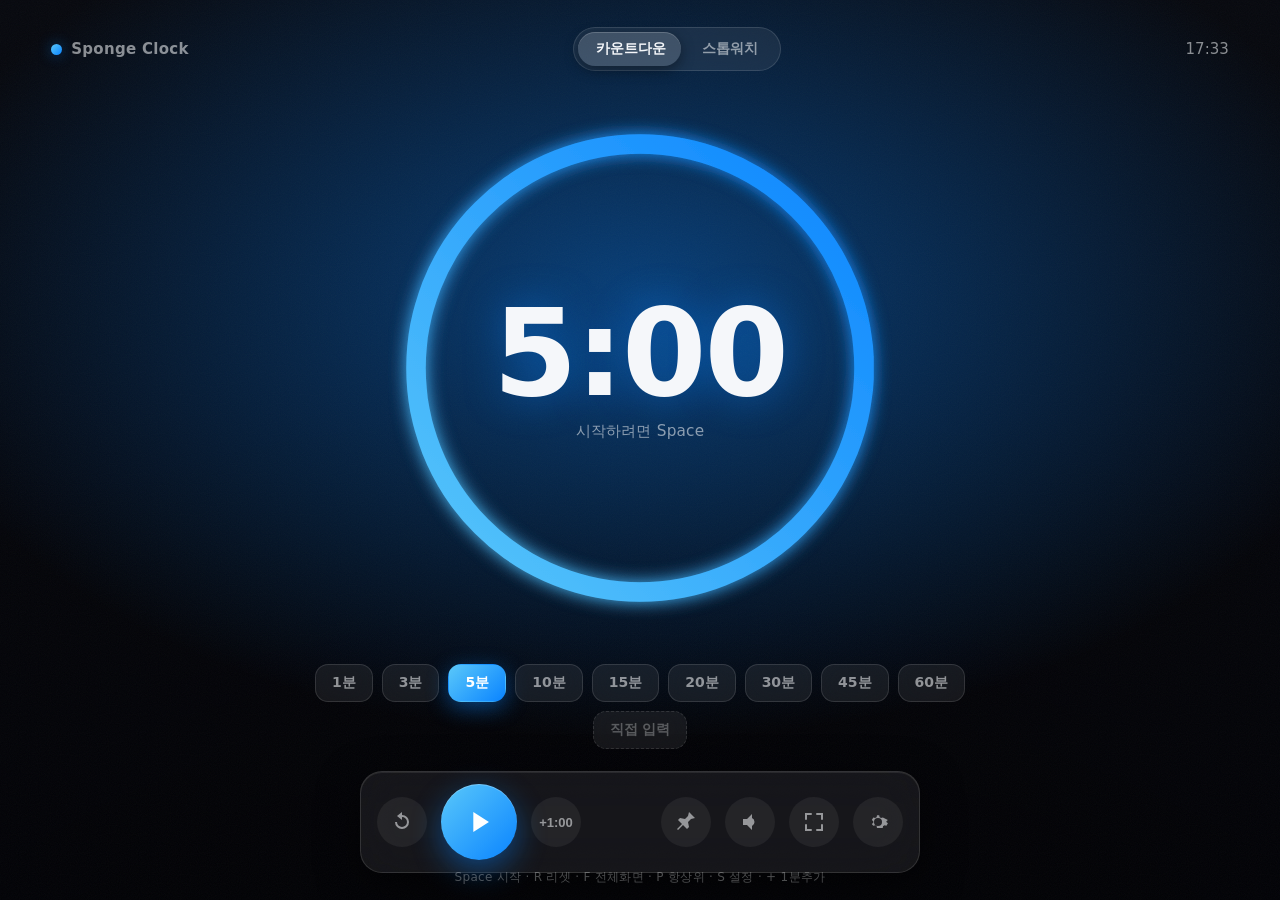
<file: index.html>
<!DOCTYPE html>
<html lang="ko">
<head>
  <meta charset="UTF-8" />
  <meta name="viewport" content="width=device-width, initial-scale=1.0" />
  <title>Sponge Clock</title>
  <meta name="theme-color" content="#06070d" />
  <link rel="manifest" href="manifest.webmanifest" />
  <meta http-equiv="refresh" content="0; url=timer.html" />
  <style>html,body{height:100%;margin:0;background:#06070d;color:#8a8f99;
    font:14px -apple-system,system-ui,sans-serif;display:grid;place-content:center}</style>
</head>
<body>
  <p>Sponge Clock 여는 중… <a href="timer.html" style="color:#5ac8fa">바로가기</a></p>
  <script>location.replace("timer.html");</script>
</body>
</html>
</file>
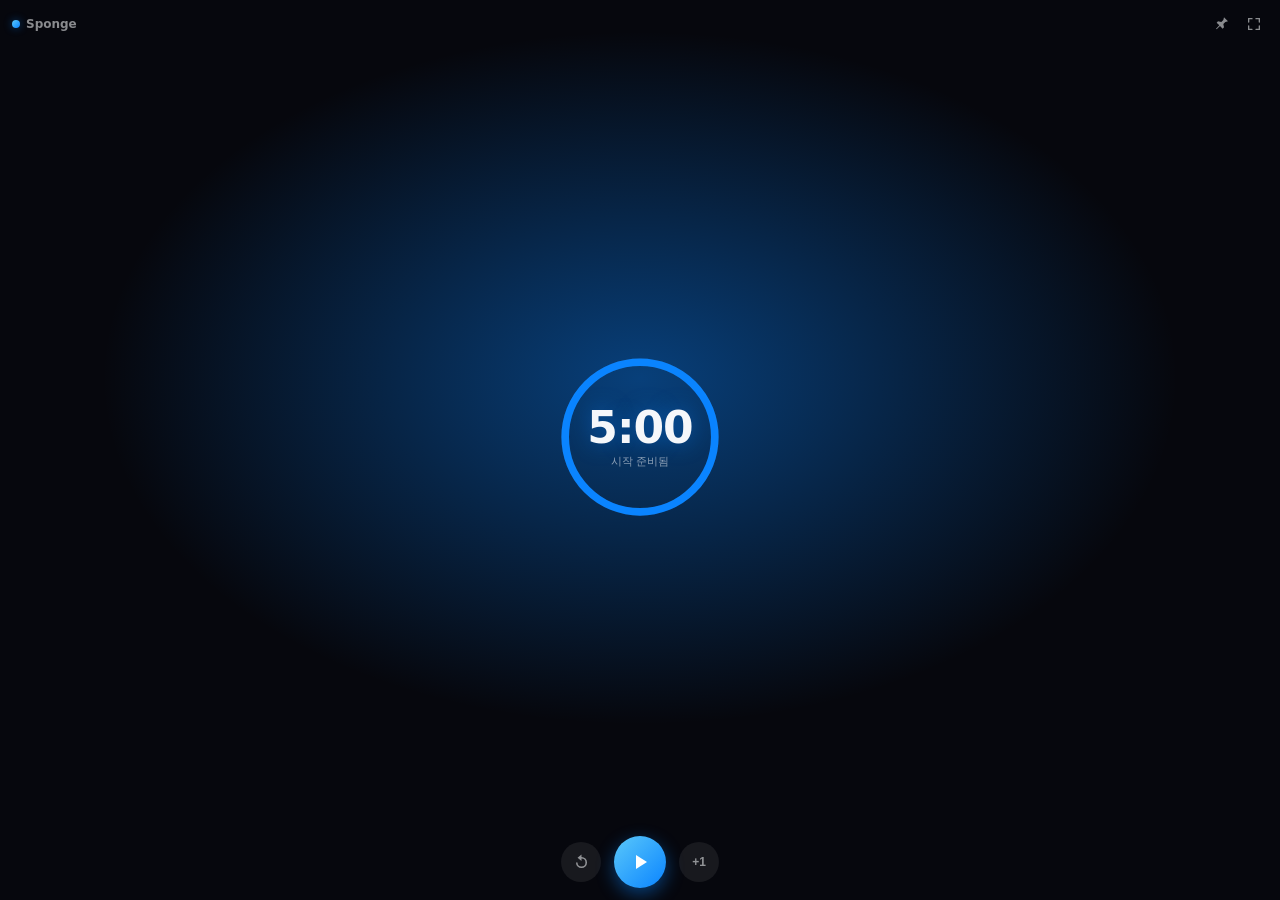
<file: mini.html>
<!DOCTYPE html>
<html lang="ko">
<head>
  <meta charset="UTF-8" />
  <title>Sponge Clock Mini</title>
  <link rel="stylesheet" href="mini.css" />
</head>
<body data-mode="countdown" data-running="0">
  <div id="mini-root">
    <div class="glow" id="glow" aria-hidden="true"></div>

    <div class="bar">
      <span class="brand"><span class="dot" id="dot"></span>Sponge</span>
      <div class="bar-actions">
        <button class="mini-ico" id="pinBtn" title="항상 위로 (다른 창 위에 고정)" aria-label="항상 위로">
          <svg viewBox="0 0 24 24"><path d="M16 3l5 5-4 1-3 3 1 5-2 2-4-4-5 5-1-1 5-5-4-4 2-2 5 1 3-3 1-4z"/></svg>
        </button>
        <button class="mini-ico" id="expandBtn" title="전체화면 발표" aria-label="전체화면">
          <svg viewBox="0 0 24 24"><path d="M4 9V4h5M20 9V4h-5M4 15v5h5M20 15v5h-5" fill="none" stroke="currentColor" stroke-width="2" stroke-linecap="round"/></svg>
        </button>
      </div>
    </div>

    <div class="dial">
      <svg class="ring" viewBox="0 0 200 200" aria-hidden="true">
        <circle class="track" cx="100" cy="100" r="88" />
        <circle class="prog" id="prog" cx="100" cy="100" r="88" />
      </svg>
      <div class="readout">
        <div class="time" id="time">05:00</div>
        <div class="sub" id="sub">시작 준비됨</div>
      </div>
    </div>

    <div class="controls">
      <button class="ctrl ghost" id="resetBtn" aria-label="리셋" title="리셋">
        <svg viewBox="0 0 24 24"><path d="M12 5V2L7 6l5 4V7a5 5 0 1 1-5 5H5a7 7 0 1 0 7-7z"/></svg>
      </button>
      <button class="ctrl primary" id="playBtn" aria-label="시작">
        <svg viewBox="0 0 24 24" class="i-play"><path d="M8 5v14l11-7z"/></svg>
        <svg viewBox="0 0 24 24" class="i-pause"><path d="M7 5h4v14H7zm6 0h4v14h-4z"/></svg>
      </button>
      <button class="ctrl ghost" id="addBtn" aria-label="1분 추가" title="1분 추가"><span>+1</span></button>
    </div>
  </div>

  <div id="pip-note" hidden>
    <svg viewBox="0 0 24 24" class="note-ico"><path d="M16 3l5 5-4 1-3 3 1 5-2 2-4-4-5 5-1-1 5-5-4-4 2-2 5 1 3-3 1-4z"/></svg>
    <p>미니 타이머가 <b>모든 창 위</b>에 떠 있습니다.</p>
    <button id="unpinBtn">항상 위 해제</button>
    <small>이 창을 닫으면 미니 타이머도 종료됩니다.</small>
  </div>

  <script src="engine.js"></script>
  <script src="sound.js"></script>
  <script src="voice.js"></script>
  <script src="cues.js"></script>
  <script src="mini.js"></script>
</body>
</html>
</file>
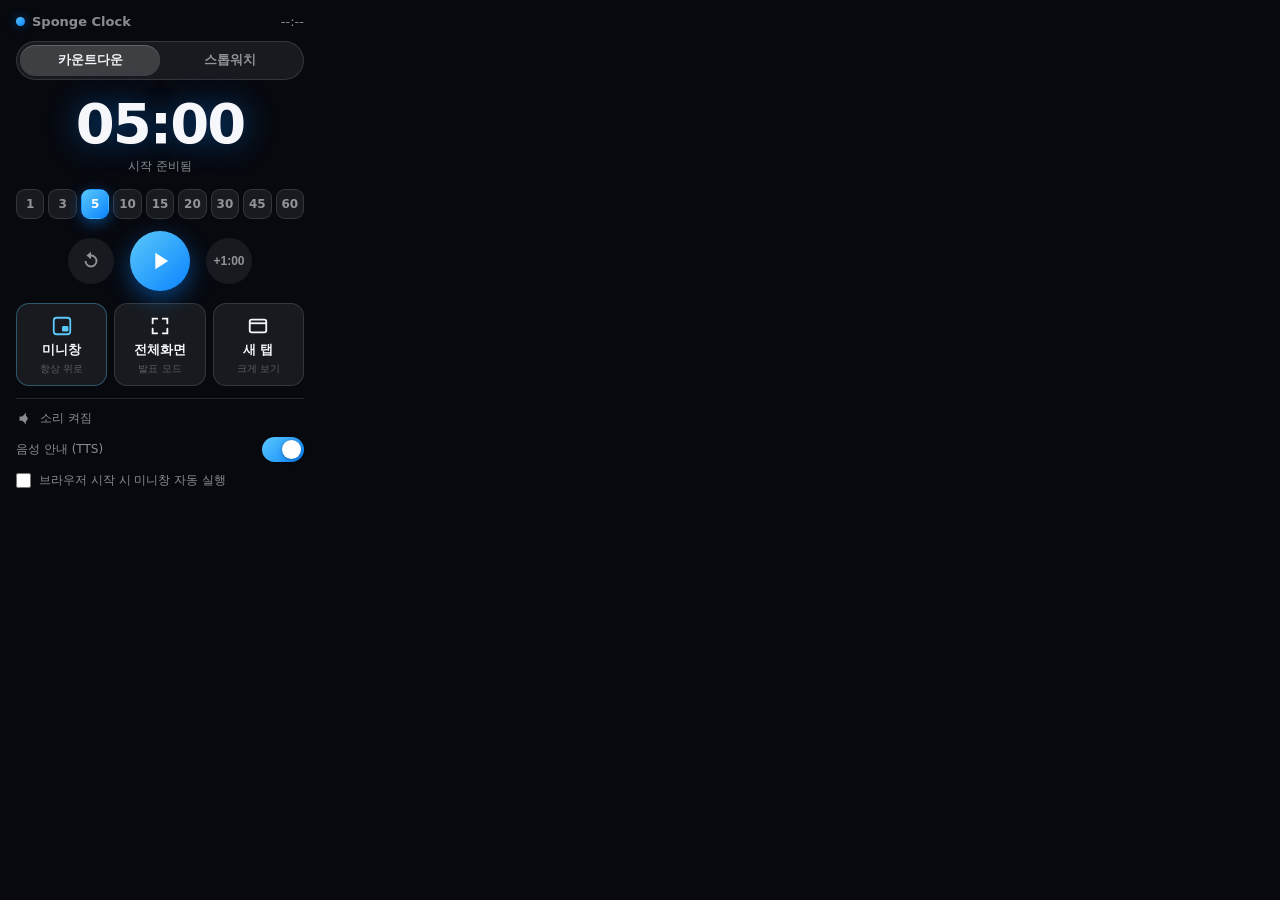
<file: popup.html>
<!DOCTYPE html>
<html lang="ko">
<head>
  <meta charset="UTF-8" />
  <title>Sponge Clock</title>
  <link rel="stylesheet" href="popup.css" />
</head>
<body data-mode="countdown" data-sound="on">
  <div class="glow" id="glow" aria-hidden="true"></div>

  <header class="pop-top">
    <div class="brand"><span class="dot" id="dot"></span><span>Sponge Clock</span></div>
    <span class="wall" id="wall">--:--</span>
  </header>

  <div class="mode-switch" role="tablist">
    <button class="mode-btn is-active" data-mode="countdown">카운트다운</button>
    <button class="mode-btn" data-mode="stopwatch">스톱워치</button>
    <span class="mode-thumb"></span>
  </div>

  <div class="readout">
    <div class="time" id="time">05:00</div>
    <div class="sub" id="sub">시작 준비됨</div>
  </div>

  <section class="presets" id="presets">
    <button class="chip" data-min="1">1</button>
    <button class="chip" data-min="3">3</button>
    <button class="chip is-active" data-min="5">5</button>
    <button class="chip" data-min="10">10</button>
    <button class="chip" data-min="15">15</button>
    <button class="chip" data-min="20">20</button>
    <button class="chip" data-min="30">30</button>
    <button class="chip" data-min="45">45</button>
    <button class="chip" data-min="60">60</button>
  </section>

  <div class="controls">
    <button class="ctrl ghost" id="resetBtn" aria-label="리셋" title="리셋">
      <svg viewBox="0 0 24 24"><path d="M12 5V2L7 6l5 4V7a5 5 0 1 1-5 5H5a7 7 0 1 0 7-7z"/></svg>
    </button>
    <button class="ctrl primary" id="playBtn" aria-label="시작">
      <svg viewBox="0 0 24 24" class="i-play"><path d="M8 5v14l11-7z"/></svg>
      <svg viewBox="0 0 24 24" class="i-pause"><path d="M7 5h4v14H7zm6 0h4v14h-4z"/></svg>
    </button>
    <button class="ctrl ghost" id="addBtn" aria-label="1분 추가" title="1분 추가"><span>+1:00</span></button>
  </div>

  <section class="launch">
    <button class="launch-btn" data-open="mini">
      <svg viewBox="0 0 24 24"><rect x="3" y="3" width="18" height="18" rx="3" fill="none" stroke="currentColor" stroke-width="2"/><rect x="12" y="12" width="7" height="6" rx="1.5"/></svg>
      <span>미니창</span><em>항상 위로</em>
    </button>
    <button class="launch-btn" data-open="full">
      <svg viewBox="0 0 24 24"><path d="M4 9V4h5M20 9V4h-5M4 15v5h5M20 15v5h-5" fill="none" stroke="currentColor" stroke-width="2" stroke-linecap="round"/></svg>
      <span>전체화면</span><em>발표 모드</em>
    </button>
    <button class="launch-btn" data-open="tab">
      <svg viewBox="0 0 24 24"><rect x="3" y="5" width="18" height="14" rx="2" fill="none" stroke="currentColor" stroke-width="2"/><path d="M3 9h18" stroke="currentColor" stroke-width="2"/></svg>
      <span>새 탭</span><em>크게 보기</em>
    </button>
  </section>

  <footer class="pop-foot">
    <div class="foot-row">
      <button class="foot-btn" id="soundBtn" aria-label="소리">
        <svg viewBox="0 0 24 24" class="i-on"><path d="M5 9v6h4l5 5V4L9 9H5zm11.5 3a4.5 4.5 0 0 0-2.5-4v8a4.5 4.5 0 0 0 2.5-4z"/></svg>
        <svg viewBox="0 0 24 24" class="i-off"><path d="M5 9v6h4l5 5V4L9 9H5z"/><path d="M19 5L5 19" stroke="currentColor" stroke-width="2"/></svg>
        <span id="soundLabel">소리 켜짐</span>
      </button>
    </div>
    <div class="foot-row">
      <span class="foot-text">음성 안내 (TTS)</span>
      <button class="toggle" id="voiceToggle" role="switch" aria-checked="true"><span></span></button>
    </div>
    <label class="auto">
      <input type="checkbox" id="autoMini" />
      <span>브라우저 시작 시 미니창 자동 실행</span>
    </label>
  </footer>

  <script src="engine.js"></script>
  <script src="sound.js"></script>
  <script src="voice.js"></script>
  <script src="popup.js"></script>
</body>
</html>
</file>
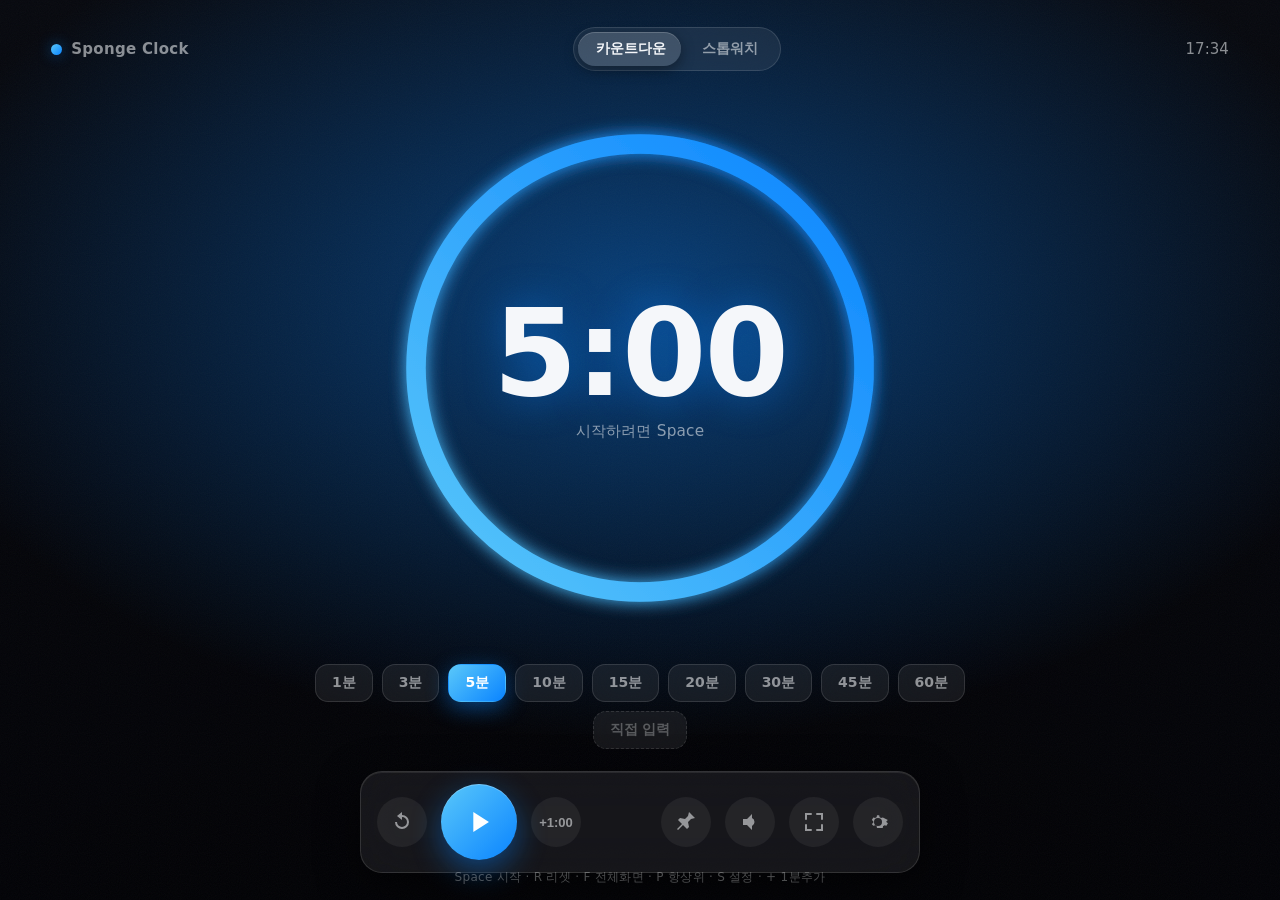
<file: timer.html>
<!DOCTYPE html>
<html lang="ko">
<head>
  <meta charset="UTF-8" />
  <meta name="viewport" content="width=device-width, initial-scale=1.0" />
  <title>Sponge Clock</title>
  <meta name="theme-color" content="#06070d" />
  <link rel="manifest" href="manifest.webmanifest" />
  <link rel="apple-touch-icon" href="icons/icon192.png" />
  <link rel="stylesheet" href="timer.css" />
</head>
<body data-state="idle" data-mode="countdown">
  <!-- Ambient color glow that shifts with the active time zone -->
  <div class="ambient" aria-hidden="true"></div>

  <main class="stage">
    <!-- ===== Top bar: mode switch + clock ===== -->
    <header class="topbar">
      <div class="brand">
        <span class="brand-dot"></span>
        <span class="brand-name">Sponge&nbsp;Clock</span>
      </div>

      <div class="mode-switch" role="tablist" aria-label="모드 선택">
        <button class="mode-btn is-active" data-mode="countdown" role="tab">카운트다운</button>
        <button class="mode-btn" data-mode="stopwatch" role="tab">스톱워치</button>
        <span class="mode-thumb" aria-hidden="true"></span>
      </div>

      <div class="wallclock" id="wallclock" aria-label="현재 시각">--:--</div>
    </header>

    <!-- ===== The ring + giant time ===== -->
    <section class="dial">
      <svg class="ring" viewBox="0 0 360 360" aria-hidden="true">
        <defs>
          <linearGradient id="ringGrad" x1="0%" y1="0%" x2="100%" y2="100%">
            <stop offset="0%"  stop-color="var(--ring-a)" />
            <stop offset="100%" stop-color="var(--ring-b)" />
          </linearGradient>
          <filter id="ringGlow" x="-50%" y="-50%" width="200%" height="200%">
            <feGaussianBlur stdDeviation="6" result="b" />
            <feMerge>
              <feMergeNode in="b" />
              <feMergeNode in="SourceGraphic" />
            </feMerge>
          </filter>
        </defs>
        <circle class="ring-track" cx="180" cy="180" r="160" />
        <circle class="ring-progress" cx="180" cy="180" r="160"
                stroke="url(#ringGrad)" filter="url(#ringGlow)" />
      </svg>

      <div class="readout">
        <div class="seg-banner" id="segBanner" hidden></div>
        <div class="time" id="time" role="timer" aria-live="off">05:00</div>
        <div class="sublabel" id="sublabel">시작하려면 Space</div>
      </div>
    </section>

    <!-- ===== Preset chips ===== -->
    <section class="presets" id="presets" aria-label="빠른 시간 설정">
      <button class="chip" data-min="1">1분</button>
      <button class="chip" data-min="3">3분</button>
      <button class="chip is-active" data-min="5">5분</button>
      <button class="chip" data-min="10">10분</button>
      <button class="chip" data-min="15">15분</button>
      <button class="chip" data-min="20">20분</button>
      <button class="chip" data-min="30">30분</button>
      <button class="chip" data-min="45">45분</button>
      <button class="chip" data-min="60">60분</button>
      <button class="chip chip-custom" id="customChip">직접 입력</button>
    </section>

    <!-- ===== Control bar ===== -->
    <footer class="controls">
      <button class="ctrl ctrl-ghost" id="resetBtn" title="리셋 (R)" aria-label="리셋">
        <svg viewBox="0 0 24 24" class="ico"><path d="M12 5V2L7 6l5 4V7a5 5 0 1 1-5 5H5a7 7 0 1 0 7-7z"/></svg>
      </button>

      <button class="ctrl ctrl-primary" id="playBtn" title="시작 / 정지 (Space)" aria-label="시작">
        <svg viewBox="0 0 24 24" class="ico ico-play"><path d="M8 5v14l11-7z"/></svg>
        <svg viewBox="0 0 24 24" class="ico ico-pause"><path d="M7 5h4v14H7zm6 0h4v14h-4z"/></svg>
      </button>

      <button class="ctrl ctrl-ghost" id="addBtn" title="1분 추가 (+)" aria-label="1분 추가">
        <span class="add-text">+1:00</span>
      </button>

      <button class="ctrl ctrl-ghost" id="skipBtn" title="다음 구간 (N)" aria-label="다음 구간" hidden>
        <svg viewBox="0 0 24 24" class="ico"><path d="M6 5l9 7-9 7V5zm10 0h2v14h-2z"/></svg>
      </button>

      <div class="ctrl-spacer"></div>

      <button class="ctrl ctrl-ghost" id="pinBtn" title="항상 위로 미니 (P)" aria-label="항상 위로">
        <svg viewBox="0 0 24 24" class="ico"><path d="M16 3l5 5-4 1-3 3 1 5-2 2-4-4-5 5-1-1 5-5-4-4 2-2 5 1 3-3 1-4z"/></svg>
      </button>

      <button class="ctrl ctrl-ghost" id="soundBtn" title="소리 켜기/끄기 (M)" aria-label="소리">
        <svg viewBox="0 0 24 24" class="ico ico-sound-on"><path d="M5 9v6h4l5 5V4L9 9H5zm11.5 3a4.5 4.5 0 0 0-2.5-4v8a4.5 4.5 0 0 0 2.5-4z"/></svg>
        <svg viewBox="0 0 24 24" class="ico ico-sound-off"><path d="M5 9v6h4l5 5V4L9 9H5z"/><path d="M19 5L5 19" stroke-width="2" stroke="currentColor" fill="none"/></svg>
      </button>

      <button class="ctrl ctrl-ghost" id="fsBtn" title="전체화면 (F)" aria-label="전체화면">
        <svg viewBox="0 0 24 24" class="ico"><path d="M4 9V4h5M20 9V4h-5M4 15v5h5M20 15v5h-5" fill="none" stroke="currentColor" stroke-width="2" stroke-linecap="round"/></svg>
      </button>

      <button class="ctrl ctrl-ghost" id="settingsBtn" title="설정 (S)" aria-label="설정">
        <svg viewBox="0 0 24 24" class="ico"><path d="M12 8a4 4 0 1 0 0 8 4 4 0 0 0 0-8zm8.4 4l1.5 1.2-1.5 2.6-1.9-.6a6.9 6.9 0 0 1-1.4.8l-.4 2H11l-.4-2a6.9 6.9 0 0 1-1.4-.8l-1.9.6L5.8 14l1.5-1.2a6.6 6.6 0 0 1 0-1.6L5.8 10l1.5-2.6 1.9.6c.4-.3.9-.6 1.4-.8l.4-2h2.2l.4 2c.5.2 1 .5 1.4.8l1.9-.6L21.9 10l-1.5 1.2a6.6 6.6 0 0 1 0 1.6z"/></svg>
      </button>
    </footer>
  </main>

  <!-- Overrun flash overlay -->
  <div class="overrun" id="overrun" aria-hidden="true"></div>

  <!-- Present-mode overlay (one click → fullscreen, satisfies the gesture requirement) -->
  <div class="present-overlay" id="presentOverlay" hidden>
    <button class="present-go" id="presentGo">
      <svg viewBox="0 0 24 24"><path d="M8 5v14l11-7z"/></svg>
      전체화면 발표 시작
    </button>
    <p>또는 아무 곳이나 클릭 · 단축키 F</p>
  </div>

  <!-- ===== Custom time / target / agenda dialog ===== -->
  <div class="modal" id="customModal" aria-hidden="true">
    <div class="modal-card wide" role="dialog" aria-label="시간 설정">
      <div class="tabs" id="customTabs">
        <button class="tab is-active" data-tab="time">시간</button>
        <button class="tab" data-tab="target">종료 시각</button>
        <button class="tab" data-tab="agenda">어젠다</button>
      </div>

      <!-- 시간 직접 입력 -->
      <div class="tabpane" data-pane="time">
        <div class="time-input">
          <input id="inMin" type="number" min="0" max="999" inputmode="numeric" value="5" />
          <span class="colon">:</span>
          <input id="inSec" type="number" min="0" max="59" inputmode="numeric" value="00" />
        </div>
        <div class="time-input-labels"><span>분</span><span>초</span></div>
      </div>

      <!-- 종료 시각 -->
      <div class="tabpane" data-pane="target" hidden>
        <p class="pane-hint">이 시각이 되면 0이 됩니다. (지났으면 내일 기준)</p>
        <div class="time-input">
          <input id="tgtH" type="number" min="0" max="23" inputmode="numeric" value="15" />
          <span class="colon">:</span>
          <input id="tgtM" type="number" min="0" max="59" inputmode="numeric" value="00" />
        </div>
        <div class="time-input-labels"><span>시</span><span>분</span></div>
      </div>

      <!-- 어젠다 (다구간) -->
      <div class="tabpane" data-pane="agenda" hidden>
        <p class="pane-hint">구간을 이어 실행하고 사이마다 자동 전환·알림합니다.</p>
        <div class="agenda-list" id="agendaList"></div>
        <button class="agenda-add" id="agendaAdd">＋ 구간 추가</button>
        <div class="agenda-presets">
          <button data-preset="talk">발표 20 + Q&amp;A 5</button>
          <button data-preset="lightning">라이트닝 5×3</button>
          <button data-preset="workshop">워크숍 10·25·10</button>
        </div>
      </div>

      <div class="modal-actions">
        <button class="m-btn m-ghost" id="customCancel">취소</button>
        <button class="m-btn m-primary" id="customApply">설정</button>
      </div>
    </div>
  </div>

  <!-- ===== Settings dialog ===== -->
  <div class="modal" id="settingsModal" aria-hidden="true">
    <div class="modal-card settings-card" role="dialog" aria-label="설정">
      <h2 class="modal-title">설정</h2>

      <div class="set-row">
        <span class="set-label">테마</span>
        <div class="seg" id="themeSeg">
          <button class="seg-btn" data-theme="dark">다크</button>
          <button class="seg-btn" data-theme="light">라이트</button>
        </div>
      </div>

      <div class="set-row">
        <span class="set-label">강조색</span>
        <div class="swatches" id="swatches">
          <button class="swatch" data-accent="blue" style="--sw:#0a84ff" aria-label="블루"></button>
          <button class="swatch" data-accent="purple" style="--sw:#7d3cff" aria-label="퍼플"></button>
          <button class="swatch" data-accent="green" style="--sw:#30d158" aria-label="그린"></button>
          <button class="swatch" data-accent="pink" style="--sw:#ff2d78" aria-label="핑크"></button>
          <button class="swatch" data-accent="graphite" style="--sw:#8a93a3" aria-label="그래파이트"></button>
        </div>
      </div>

      <div class="set-row">
        <span class="set-label">음성 안내</span>
        <button class="toggle" id="voiceToggle" role="switch" aria-checked="true"><span></span></button>
      </div>

      <div class="set-row">
        <span class="set-label">초과 시 화면 점멸</span>
        <button class="toggle" id="overrunToggle" role="switch" aria-checked="true"><span></span></button>
      </div>

      <div class="modal-actions">
        <button class="m-btn m-primary" id="settingsClose">완료</button>
      </div>
    </div>
  </div>

  <!-- Keyboard hint that fades out -->
  <div class="hint" id="hint">Space 시작 · R 리셋 · F 전체화면 · P 항상위 · S 설정 · + 1분추가</div>

  <script src="engine.js"></script>
  <script src="sound.js"></script>
  <script src="voice.js"></script>
  <script src="cues.js"></script>
  <script src="timer.js"></script>
</body>
</html>
</file>
<file: mini.css>
:root {
  --ring-a: #5ac8fa;
  --ring-b: #0a84ff;
  --glow: rgba(10,132,255,0.45);
  --ink: #f5f7fa;
  --dim: rgba(245,247,250,0.55);
  --faint: rgba(245,247,250,0.30);
  --glass: rgba(255,255,255,0.07);
  --stroke: rgba(255,255,255,0.12);
  --hi: rgba(255,255,255,0.16);
  --ease: cubic-bezier(0.22,1,0.36,1);
  --spring: cubic-bezier(0.34,1.56,0.64,1);
  --font: -apple-system, BlinkMacSystemFont, "Segoe UI", "Pretendard",
          "Apple SD Gothic Neo", system-ui, sans-serif;
}
* { box-sizing: border-box; margin: 0; padding: 0; }
html, body { height: 100%; }
body {
  font-family: var(--font);
  color: var(--ink);
  background: #06070d;
  overflow: hidden;
  user-select: none;
  -webkit-font-smoothing: antialiased;
}
body[data-theme="light"] {
  --ink: #0a0d14;
  --dim: rgba(10,13,20,0.55);
  --faint: rgba(10,13,20,0.32);
  --glass: rgba(0,0,0,0.05);
  --stroke: rgba(0,0,0,0.10);
  --hi: rgba(0,0,0,0.07);
  background: #eef1f6;
}
body[data-theme="light"] .track { stroke: rgba(0,0,0,0.08); }
#mini-root {
  position: relative; height: 100%;
  display: grid; grid-template-rows: auto 1fr auto;
  padding: 10px 12px 12px;
}
.glow { position: absolute; inset: 0;
  background: radial-gradient(60% 55% at 50% 42%, var(--glow), transparent 70%);
  transition: background 1s var(--ease); z-index: 0; pointer-events: none; }
#mini-root > *:not(.glow) { position: relative; z-index: 1; }

.bar { display: flex; align-items: center; justify-content: space-between; }
.brand { display: flex; align-items: center; gap: 6px; font-size: 12px; font-weight: 600; color: var(--dim); }
.dot { width: 8px; height: 8px; border-radius: 50%;
  background: linear-gradient(135deg, var(--ring-a), var(--ring-b));
  box-shadow: 0 0 9px var(--glow); transition: background .8s var(--ease); }
.bar-actions { display: flex; gap: 4px; }
.mini-ico { width: 28px; height: 28px; display: grid; place-items: center; border: 0;
  background: transparent; color: var(--dim); border-radius: 8px; cursor: pointer; transition: all .2s; }
.mini-ico:hover { background: var(--glass); color: var(--ink); }
.mini-ico svg { width: 16px; height: 16px; fill: currentColor; }
body[data-pinned="1"] #pinBtn { color: var(--ring-a); background: rgba(90,200,250,.16); }

.dial { position: relative; display: grid; place-items: center; min-height: 0; }
.ring { width: min(170px, 46vh); height: min(170px, 46vh); transform: rotate(-90deg); }
.track { fill: none; stroke: rgba(255,255,255,.07); stroke-width: 9; }
.prog { fill: none; stroke: var(--ring-b); stroke-width: 9; stroke-linecap: round;
  stroke-dasharray: 552.92; stroke-dashoffset: 0; transition: stroke .8s var(--ease); }
.readout { position: absolute; text-align: center; }
.time { font-size: clamp(30px, 9vh, 44px); font-weight: 600; line-height: 1; letter-spacing: -1px;
  font-variant-numeric: tabular-nums; text-shadow: 0 0 22px var(--glow);
  transition: color .5s var(--ease); }
.time.sign { color: #ff453a; }
body[data-running="1"][data-over="1"] .time { animation: pulse 1.1s var(--ease) infinite; }
@keyframes pulse { 0%,100%{transform:scale(1);opacity:1;} 50%{transform:scale(1.04);opacity:.82;} }
.sub { font-size: 11px; color: var(--dim); margin-top: 4px; }

.controls { display: flex; align-items: center; justify-content: center; gap: 13px; }
.ctrl { display: grid; place-items: center; border: 0; cursor: pointer; color: var(--ink);
  border-radius: 50%; transition: transform .18s var(--spring), background .25s, filter .2s; }
.ctrl:active { transform: scale(.9); }
.ctrl svg { width: 19px; height: 19px; fill: currentColor; }
.ghost { width: 40px; height: 40px; background: rgba(255,255,255,.07); color: var(--dim); }
.ghost:hover { background: rgba(255,255,255,.13); color: var(--ink); }
.ghost span { font-size: 12px; font-weight: 700; }
.primary { width: 52px; height: 52px; color: #fff;
  background: linear-gradient(135deg, var(--ring-a), var(--ring-b)); box-shadow: 0 6px 18px var(--glow); }
.primary svg { width: 24px; height: 24px; }
.primary:hover { filter: brightness(1.08); }
.i-pause { display: none; }
body[data-running="1"] .i-play { display: none; }
body[data-running="1"] .i-pause { display: block; }

#pip-note { height: 100%; display: flex; flex-direction: column; align-items: center;
  justify-content: center; text-align: center; gap: 10px; padding: 20px; }
#pip-note[hidden] { display: none; }
.note-ico { width: 30px; height: 30px; fill: var(--ring-a); }
#pip-note p { font-size: 13px; color: var(--ink); line-height: 1.5; }
#pip-note b { color: var(--ring-a); }
#pip-note small { font-size: 11px; color: var(--faint); }
#unpinBtn { font-family: inherit; font-size: 12px; font-weight: 600; color: var(--ink);
  padding: 8px 16px; border-radius: 10px; border: 1px solid var(--stroke);
  background: var(--glass); cursor: pointer; }
#unpinBtn:hover { background: rgba(255,255,255,.13); }
</file>
<file: popup.css>
:root {
  --ring-a: #5ac8fa;
  --ring-b: #0a84ff;
  --glow: rgba(10,132,255,0.45);
  --ink: #f5f7fa;
  --dim: rgba(245,247,250,0.55);
  --faint: rgba(245,247,250,0.30);
  --glass: rgba(255,255,255,0.07);
  --stroke: rgba(255,255,255,0.12);
  --hi: rgba(255,255,255,0.16);
  --ease: cubic-bezier(0.22,1,0.36,1);
  --spring: cubic-bezier(0.34,1.56,0.64,1);
  --font: -apple-system, BlinkMacSystemFont, "Segoe UI", "Pretendard",
          "Apple SD Gothic Neo", system-ui, sans-serif;
}
* { box-sizing: border-box; margin: 0; padding: 0; }
body {
  width: 320px;
  font-family: var(--font);
  color: var(--ink);
  background: #07090f;
  position: relative;
  overflow: hidden;
  padding: 14px 16px 12px;
  user-select: none;
}
body[data-theme="light"] {
  --ink: #0a0d14;
  --dim: rgba(10,13,20,0.55);
  --faint: rgba(10,13,20,0.32);
  --glass: rgba(0,0,0,0.05);
  --stroke: rgba(0,0,0,0.10);
  --hi: rgba(0,0,0,0.07);
  background: #eef1f6;
}
.glow {
  position: absolute; inset: -40% -10% auto -10%; height: 280px;
  background: radial-gradient(60% 80% at 50% 0%, var(--glow), transparent 70%);
  transition: background 1s var(--ease); z-index: 0; pointer-events: none;
}
body > *:not(.glow) { position: relative; z-index: 1; }

.pop-top { display: flex; align-items: center; justify-content: space-between; }
.brand { display: flex; align-items: center; gap: 7px; font-size: 13px; font-weight: 600; color: var(--dim); }
.dot { width: 9px; height: 9px; border-radius: 50%;
  background: linear-gradient(135deg, var(--ring-a), var(--ring-b));
  box-shadow: 0 0 10px var(--glow); transition: background .8s var(--ease); }
.wall { font-size: 13px; color: var(--dim); font-variant-numeric: tabular-nums; }

.mode-switch { position: relative; display: flex; margin: 12px 0 6px;
  padding: 3px; background: var(--glass); border: 1px solid var(--stroke); border-radius: 999px; }
.mode-btn { flex: 1; position: relative; z-index: 1; border: 0; background: transparent;
  color: var(--dim); font-family: inherit; font-size: 12.5px; font-weight: 600;
  padding: 7px 0; border-radius: 999px; cursor: pointer; transition: color .35s var(--ease); }
.mode-btn.is-active { color: var(--ink); }
.mode-thumb { position: absolute; top: 3px; left: 3px; height: calc(100% - 6px); width: calc(50% - 3px);
  border-radius: 999px; background: var(--hi); box-shadow: inset 0 1px 0 rgba(255,255,255,.18);
  transition: transform .42s var(--spring); }
body[data-mode="stopwatch"] .mode-thumb { transform: translateX(100%); }

.readout { text-align: center; padding: 10px 0 8px; }
.time { font-size: 56px; font-weight: 600; line-height: 1; letter-spacing: -2px;
  font-variant-numeric: tabular-nums; text-shadow: 0 0 30px var(--glow);
  transition: color .5s var(--ease), text-shadow .8s var(--ease); }
.time.sign { color: #ff453a; }
.sub { font-size: 12px; color: var(--dim); margin-top: 6px; min-height: 1em; }

.presets { display: grid; grid-template-columns: repeat(9, 1fr); gap: 4px; margin: 6px 0 12px; }
.chip { font-family: inherit; font-size: 12px; font-weight: 600; color: var(--dim);
  padding: 7px 0; border-radius: 9px; border: 1px solid var(--stroke);
  background: var(--glass); cursor: pointer; transition: all .18s var(--spring); }
.chip:hover { color: var(--ink); border-color: var(--hi); }
.chip:active { transform: scale(.9); }
.chip.is-active { color: #fff; border-color: transparent;
  background: linear-gradient(135deg, var(--ring-a), var(--ring-b)); box-shadow: 0 4px 14px var(--glow); }
body[data-mode="stopwatch"] .presets,
body[data-mode="agenda"] .presets { opacity: .35; pointer-events: none; }

.controls { display: flex; align-items: center; justify-content: center; gap: 16px; margin-bottom: 12px; }
.ctrl { display: grid; place-items: center; border: 0; cursor: pointer; color: var(--ink);
  border-radius: 50%; transition: transform .18s var(--spring), background .25s, filter .2s; }
.ctrl:active { transform: scale(.9); }
.ctrl svg { width: 22px; height: 22px; fill: currentColor; }
.ghost { width: 46px; height: 46px; background: rgba(255,255,255,.07); color: var(--dim); }
.ghost:hover { background: rgba(255,255,255,.13); color: var(--ink); }
.ghost span { font-size: 12px; font-weight: 700; font-variant-numeric: tabular-nums; }
.primary { width: 60px; height: 60px; color: #fff;
  background: linear-gradient(135deg, var(--ring-a), var(--ring-b)); box-shadow: 0 8px 22px var(--glow); }
.primary svg { width: 28px; height: 28px; }
.primary:hover { filter: brightness(1.08); }
.i-pause { display: none; }
body[data-running="1"] .i-play { display: none; }
body[data-running="1"] .i-pause { display: block; }

.launch { display: grid; grid-template-columns: repeat(3, 1fr); gap: 7px; }
.launch-btn { display: flex; flex-direction: column; align-items: center; gap: 3px;
  padding: 11px 4px 9px; border-radius: 13px; border: 1px solid var(--stroke);
  background: var(--glass); color: var(--ink); cursor: pointer;
  font-family: inherit; transition: all .2s var(--spring); }
.launch-btn:hover { border-color: var(--hi); background: rgba(255,255,255,.11); transform: translateY(-2px); }
.launch-btn:active { transform: scale(.95); }
.launch-btn svg { width: 22px; height: 22px; fill: currentColor; margin-bottom: 2px; }
.launch-btn span { font-size: 12.5px; font-weight: 600; }
.launch-btn em { font-size: 10px; color: var(--faint); font-style: normal; }
.launch-btn[data-open="mini"] { border-color: rgba(90,200,250,.35); }
.launch-btn[data-open="mini"] svg { color: var(--ring-a); }

.pop-foot { display: flex; flex-direction: column; gap: 10px; margin-top: 12px;
  padding-top: 11px; border-top: 1px solid var(--stroke); }
.foot-row { display: flex; align-items: center; justify-content: space-between; gap: 10px; }
.foot-text { font-size: 12px; color: var(--dim); }
.toggle { width: 42px; height: 25px; border-radius: 999px; border: 0; cursor: pointer;
  background: rgba(120,120,128,0.4); position: relative; transition: background .3s var(--ease); flex: none; }
.toggle span { position: absolute; top: 3px; left: 3px; width: 19px; height: 19px; border-radius: 50%;
  background: #fff; box-shadow: 0 1px 4px rgba(0,0,0,.35); transition: transform .3s var(--spring); }
.toggle[aria-checked="true"] { background: linear-gradient(135deg, var(--ring-a), var(--ring-b)); }
.toggle[aria-checked="true"] span { transform: translateX(17px); }
.foot-btn { display: flex; align-items: center; gap: 7px; border: 0; background: transparent;
  color: var(--dim); font-family: inherit; font-size: 12px; cursor: pointer; padding: 0; }
.foot-btn:hover { color: var(--ink); }
.foot-btn svg { width: 17px; height: 17px; fill: currentColor; }
.i-off { display: none; }
body[data-sound="off"] .i-on { display: none; }
body[data-sound="off"] .i-off { display: block; }
body[data-sound="off"] .foot-btn { color: var(--faint); }
.auto { display: flex; align-items: center; gap: 8px; font-size: 12px; color: var(--dim); cursor: pointer; }
.auto input { width: 15px; height: 15px; accent-color: var(--ring-b); cursor: pointer; }
</file>
<file: timer.css>
/* ============================================================
   Sponge Clock — Presentation Timer
   Design language: Apple-dark, glow rings, glassmorphism.
   ============================================================ */

:root {
  /* Zone-driven colors (JS swaps --ring-a/b + --glow as time runs out) */
  --ring-a: #5ac8fa;
  --ring-b: #0a84ff;
  --glow:   rgba(10, 132, 255, 0.45);

  --bg-0: #000005;
  --bg-1: #07090f;
  --ink:  #f5f7fa;
  --ink-dim: rgba(245, 247, 250, 0.55);
  --ink-faint: rgba(245, 247, 250, 0.30);

  --glass: rgba(255, 255, 255, 0.07);
  --glass-stroke: rgba(255, 255, 255, 0.12);
  --glass-hi: rgba(255, 255, 255, 0.16);

  --ease: cubic-bezier(0.22, 1, 0.36, 1);
  --ease-spring: cubic-bezier(0.34, 1.56, 0.64, 1);

  --font: -apple-system, BlinkMacSystemFont, "SF Pro Display", "SF Pro Text",
          "Segoe UI", "Pretendard", "Apple SD Gothic Neo", system-ui, sans-serif;
}

* { box-sizing: border-box; margin: 0; padding: 0; }

html, body { height: 100%; }

body {
  font-family: var(--font);
  color: var(--ink);
  background: var(--bg-0);
  overflow: hidden;
  user-select: none;
  -webkit-font-smoothing: antialiased;
}

/* ---------- Ambient background glow ---------- */
.ambient {
  position: fixed;
  inset: -20%;
  background:
    radial-gradient(60% 50% at 50% 38%, var(--glow), transparent 70%),
    radial-gradient(80% 80% at 50% 120%, rgba(0,0,0,0.6), transparent),
    linear-gradient(180deg, var(--bg-1), var(--bg-0));
  transition: background 1.2s var(--ease);
  z-index: -2;
}
.ambient::after {
  /* subtle film-grain so flat blacks don't band on projectors */
  content: "";
  position: absolute;
  inset: 0;
  opacity: 0.04;
  background-image: url("data:image/svg+xml,%3Csvg xmlns='http://www.w3.org/2000/svg' width='120' height='120'%3E%3Cfilter id='n'%3E%3CfeTurbulence type='fractalNoise' baseFrequency='0.9' numOctaves='2'/%3E%3C/filter%3E%3Crect width='100%25' height='100%25' filter='url(%23n)'/%3E%3C/svg%3E");
}

/* ---------- Stage layout ---------- */
.stage {
  position: relative;
  height: 100%;
  display: grid;
  grid-template-rows: auto 1fr auto auto;
  align-items: center;
  justify-items: center;
  padding: clamp(18px, 3vh, 40px) clamp(16px, 4vw, 56px);
  gap: clamp(14px, 2.4vh, 30px);
}

/* ---------- Top bar ---------- */
.topbar {
  width: 100%;
  display: flex;
  align-items: center;
  justify-content: space-between;
  gap: 16px;
}
.brand { display: flex; align-items: center; gap: 9px; }
.brand-dot {
  width: 11px; height: 11px; border-radius: 50%;
  background: linear-gradient(135deg, var(--ring-a), var(--ring-b));
  box-shadow: 0 0 14px var(--glow);
  transition: background .8s var(--ease), box-shadow .8s var(--ease);
}
.brand-name {
  font-size: 15px; font-weight: 600; letter-spacing: .3px;
  color: var(--ink-dim);
}
.wallclock {
  font-variant-numeric: tabular-nums;
  font-size: 15px; font-weight: 500;
  color: var(--ink-dim);
  min-width: 64px; text-align: right;
}

/* segmented mode switch */
.mode-switch {
  position: relative;
  display: flex;
  padding: 4px;
  background: var(--glass);
  border: 1px solid var(--glass-stroke);
  border-radius: 999px;
  backdrop-filter: blur(20px);
  -webkit-backdrop-filter: blur(20px);
}
.mode-btn {
  position: relative; z-index: 1;
  border: 0; background: transparent;
  color: var(--ink-dim);
  font-family: inherit; font-size: 13.5px; font-weight: 600;
  padding: 8px 18px; border-radius: 999px;
  cursor: pointer;
  transition: color .35s var(--ease);
}
.mode-btn.is-active { color: var(--ink); }
.mode-thumb {
  position: absolute; top: 4px; left: 4px;
  height: calc(100% - 8px); width: 50%;
  border-radius: 999px;
  background: var(--glass-hi);
  box-shadow: inset 0 1px 0 rgba(255,255,255,.18), 0 4px 14px rgba(0,0,0,.4);
  transition: transform .42s var(--ease-spring);
}
body[data-mode="stopwatch"] .mode-thumb { transform: translateX(100%); }

/* ---------- Dial (ring + readout) ---------- */
.dial {
  position: relative;
  width: min(56vh, 78vw, 540px);
  aspect-ratio: 1;
  display: grid;
  place-items: center;
}
.ring { width: 100%; height: 100%; transform: rotate(-90deg); }
.ring-track {
  fill: none;
  stroke: rgba(255,255,255,0.06);
  stroke-width: 14;
}
.ring-progress {
  fill: none;
  stroke-width: 14;
  stroke-linecap: round;
  stroke-dasharray: 1005.3; /* 2πr, r=160 */
  stroke-dashoffset: 0;
  transition: stroke-dashoffset .25s linear, stroke .8s var(--ease);
}
/* While running we drive the offset every frame, so kill the CSS transition */
body[data-state="running"] .ring-progress,
body[data-state="overtime"] .ring-progress { transition: stroke .8s var(--ease); }

.readout {
  position: absolute;
  inset: 0;
  display: grid;
  place-content: center;
  text-align: center;
  gap: 6px;
}
.time {
  font-variant-numeric: tabular-nums;
  font-weight: 600;
  font-size: clamp(58px, 13.5vh, 132px);
  line-height: 1;
  letter-spacing: -2px;
  text-shadow: 0 0 40px var(--glow);
  transition: color .5s var(--ease), text-shadow .8s var(--ease);
}
.time.sign { letter-spacing: -1px; }
.sublabel {
  font-size: clamp(12px, 1.7vh, 16px);
  font-weight: 500;
  color: var(--ink-dim);
  letter-spacing: .2px;
  min-height: 1.2em;
}

/* finished pulse */
body[data-state="overtime"] .time { animation: pulse 1.1s var(--ease) infinite; }
@keyframes pulse {
  0%, 100% { transform: scale(1);    opacity: 1; }
  50%      { transform: scale(1.035); opacity: .82; }
}

/* ---------- Presets ---------- */
.presets {
  display: flex;
  flex-wrap: wrap;
  justify-content: center;
  gap: 9px;
  max-width: 720px;
}
.chip {
  font-family: inherit; font-size: 14px; font-weight: 600;
  color: var(--ink-dim);
  padding: 9px 16px;
  border-radius: 13px;
  border: 1px solid var(--glass-stroke);
  background: var(--glass);
  backdrop-filter: blur(16px);
  -webkit-backdrop-filter: blur(16px);
  cursor: pointer;
  transition: transform .2s var(--ease-spring), color .25s, border-color .25s, background .25s;
}
.chip:hover { color: var(--ink); border-color: var(--glass-hi); transform: translateY(-2px); }
.chip:active { transform: scale(.94); }
.chip.is-active {
  color: #fff;
  border-color: transparent;
  background: linear-gradient(135deg, var(--ring-a), var(--ring-b));
  box-shadow: 0 6px 22px var(--glow);
}
.chip-custom { color: var(--ink-faint); border-style: dashed; }

/* Hide presets while running to keep the stage clean */
body[data-state="running"] .presets,
body[data-state="overtime"] .presets { opacity: .25; pointer-events: none; }
.presets { transition: opacity .4s var(--ease); }

/* ---------- Controls ---------- */
.controls {
  width: 100%;
  max-width: 560px;
  display: flex;
  align-items: center;
  gap: 14px;
  padding: 12px 16px;
  border-radius: 22px;
  background: var(--glass);
  border: 1px solid var(--glass-stroke);
  backdrop-filter: blur(28px) saturate(140%);
  -webkit-backdrop-filter: blur(28px) saturate(140%);
  box-shadow: 0 12px 40px rgba(0,0,0,.5), inset 0 1px 0 rgba(255,255,255,.08);
}
.ctrl-spacer { flex: 1; }

.ctrl {
  position: relative;
  display: grid; place-items: center;
  border: 0; cursor: pointer;
  color: var(--ink);
  background: transparent;
  border-radius: 50%;
  transition: transform .18s var(--ease-spring), background .25s;
}
.ctrl:active { transform: scale(.9); }
.ico { width: 24px; height: 24px; fill: currentColor; }

.ctrl-ghost {
  width: 50px; height: 50px;
  background: rgba(255,255,255,0.06);
  color: var(--ink-dim);
}
.ctrl-ghost:hover { background: rgba(255,255,255,0.12); color: var(--ink); }
.add-text { font-size: 13px; font-weight: 700; font-variant-numeric: tabular-nums; }

.ctrl-primary {
  width: 76px; height: 76px;
  color: #fff;
  background: linear-gradient(135deg, var(--ring-a), var(--ring-b));
  box-shadow: 0 10px 30px var(--glow), inset 0 1px 0 rgba(255,255,255,.25);
}
.ctrl-primary .ico { width: 34px; height: 34px; }
.ctrl-primary:hover { filter: brightness(1.08); }

/* play/pause icon toggle */
.ico-pause { display: none; }
body[data-state="running"] .ico-play  { display: none; }
body[data-state="running"] .ico-pause { display: block; }

/* sound icon toggle */
.ico-sound-off { display: none; }
body[data-sound="off"] .ico-sound-on  { display: none; }
body[data-sound="off"] .ico-sound-off { display: block; }
body[data-sound="off"] #soundBtn { color: var(--ink-faint); }

/* ---------- Custom modal ---------- */
.modal {
  position: fixed; inset: 0;
  display: grid; place-items: center;
  background: rgba(0,0,0,.55);
  backdrop-filter: blur(8px);
  -webkit-backdrop-filter: blur(8px);
  opacity: 0; pointer-events: none;
  transition: opacity .3s var(--ease);
  z-index: 10;
}
.modal[aria-hidden="false"] { opacity: 1; pointer-events: auto; }
.modal-card {
  width: min(360px, 90vw);
  padding: 28px;
  border-radius: 26px;
  background: rgba(28,28,32,0.9);
  border: 1px solid var(--glass-stroke);
  box-shadow: 0 24px 70px rgba(0,0,0,.6);
  transform: scale(.92) translateY(10px);
  transition: transform .35s var(--ease-spring);
}
.modal[aria-hidden="false"] .modal-card { transform: scale(1) translateY(0); }
.modal-title { font-size: 18px; font-weight: 700; text-align: center; margin-bottom: 20px; }
.time-input {
  display: flex; align-items: center; justify-content: center; gap: 6px;
}
.time-input input {
  width: 96px; height: 84px;
  text-align: center;
  font-family: inherit;
  font-size: 46px; font-weight: 600;
  font-variant-numeric: tabular-nums;
  color: var(--ink);
  background: rgba(255,255,255,0.05);
  border: 1px solid var(--glass-stroke);
  border-radius: 16px;
  outline: none;
  transition: border-color .2s;
}
.time-input input:focus { border-color: var(--ring-b); }
/* hide number spinners */
.time-input input::-webkit-outer-spin-button,
.time-input input::-webkit-inner-spin-button { -webkit-appearance: none; margin: 0; }
.time-input input { -moz-appearance: textfield; }
.colon { font-size: 40px; font-weight: 600; color: var(--ink-dim); }
.time-input-labels {
  display: flex; justify-content: center; gap: 102px;
  margin-top: 8px;
  font-size: 12px; color: var(--ink-dim);
}
.modal-actions { display: flex; gap: 10px; margin-top: 24px; }
.m-btn {
  flex: 1; padding: 13px; border-radius: 14px;
  font-family: inherit; font-size: 15px; font-weight: 600;
  cursor: pointer; border: 0;
  transition: transform .15s var(--ease-spring), filter .2s;
}
.m-btn:active { transform: scale(.96); }
.m-ghost { background: rgba(255,255,255,0.08); color: var(--ink); }
.m-primary { background: linear-gradient(135deg, var(--ring-a), var(--ring-b)); color: #fff; }
.m-primary:hover { filter: brightness(1.08); }

/* ---------- Keyboard hint ---------- */
.hint {
  position: fixed;
  bottom: 14px; left: 50%;
  transform: translateX(-50%);
  font-size: 12px; color: var(--ink-faint);
  letter-spacing: .3px;
  pointer-events: none;
  transition: opacity .6s var(--ease);
}
.hint.hide { opacity: 0; }

/* ---------- Fullscreen presentation mode ---------- */
body.is-fs .topbar,
body.is-fs .presets,
body.is-fs .hint { opacity: 0; pointer-events: none; transition: opacity .5s; }
body.is-fs .controls { opacity: 0; transition: opacity .5s; }
body.is-fs:hover .controls { opacity: 1; }
body.is-fs .dial { width: min(72vh, 84vw, 760px); }

/* ---------- Present-mode overlay ---------- */
.present-overlay {
  position: fixed; inset: 0; z-index: 20;
  display: grid; place-content: center; justify-items: center; gap: 16px;
  background: rgba(0,0,0,.55);
  backdrop-filter: blur(10px); -webkit-backdrop-filter: blur(10px);
  cursor: pointer;
}
.present-overlay[hidden] { display: none; }
.present-go {
  display: flex; align-items: center; gap: 12px;
  font-family: inherit; font-size: 20px; font-weight: 600; color: #fff;
  padding: 20px 36px; border-radius: 20px; border: 0; cursor: pointer;
  background: linear-gradient(135deg, var(--ring-a), var(--ring-b));
  box-shadow: 0 14px 40px var(--glow);
  transition: transform .2s var(--ease-spring), filter .2s;
}
.present-go:hover { filter: brightness(1.08); transform: translateY(-2px); }
.present-go:active { transform: scale(.96); }
.present-go svg { width: 26px; height: 26px; fill: currentColor; }
.present-overlay p { font-size: 14px; color: var(--ink-dim); }

/* ---------- Picture-in-Picture (standalone "always on top") ---------- */
body.pip { background: #06070d; }
body.pip .stage { padding: 8px; gap: 6px; grid-template-rows: 1fr auto; }
body.pip .topbar,
body.pip .presets,
body.pip .hint { display: none; }
body.pip .dial { width: min(90vw, 70vh); }
body.pip .time { font-size: clamp(32px, 18vw, 60px); }
body.pip .controls {
  max-width: none; padding: 7px 10px; gap: 8px; border-radius: 16px;
}
body.pip .ctrl-ghost { width: 38px; height: 38px; }
body.pip .ctrl-primary { width: 50px; height: 50px; }
body.pip #pinBtn, body.pip #fsBtn { display: none; }

/* ---------- Light theme ---------- */
body[data-theme="light"] {
  --bg-0: #e9edf3; --bg-1: #f6f8fc;
  --ink: #0a0d14;
  --ink-dim: rgba(10,13,20,0.55);
  --ink-faint: rgba(10,13,20,0.32);
  --glass: rgba(0,0,0,0.045);
  --glass-stroke: rgba(0,0,0,0.10);
  --glass-hi: rgba(0,0,0,0.07);
}
body[data-theme="light"] { background: var(--bg-0); }
body[data-theme="light"] .ring-track { stroke: rgba(0,0,0,0.08); }
body[data-theme="light"] .ambient::after { opacity: 0.02; }

/* ---------- Overrun flash ---------- */
.overrun { position: fixed; inset: 0; z-index: 15; pointer-events: none; opacity: 0; }
.overrun[hidden] { display: none; }
body[data-state="overtime"][data-overrun="1"] .overrun {
  animation: overrun-flash 1s ease-in-out infinite;
}
@keyframes overrun-flash {
  0%, 100% { opacity: 0; box-shadow: inset 0 0 200px 40px rgba(255,59,48,0); }
  50%      { opacity: 1; box-shadow: inset 0 0 230px 90px rgba(255,59,48,0.55); }
}

/* ---------- Agenda segment banner ---------- */
.seg-banner {
  align-self: center;
  margin-bottom: 6px;
  padding: 5px 14px;
  border-radius: 999px;
  font-size: clamp(12px, 1.7vh, 15px); font-weight: 600;
  color: #fff;
  background: linear-gradient(135deg, var(--ring-a), var(--ring-b));
  box-shadow: 0 4px 16px var(--glow);
  letter-spacing: .2px;
}
.seg-banner[hidden] { display: none; }
.ctrl[hidden] { display: none; }

/* ---------- Dialog tabs ---------- */
.modal-card.wide { width: min(420px, 94vw); }
.tabs { display: flex; gap: 4px; padding: 3px; margin-bottom: 18px;
  background: var(--glass); border: 1px solid var(--glass-stroke); border-radius: 999px; }
.tab { flex: 1; border: 0; background: transparent; color: var(--ink-dim);
  font-family: inherit; font-size: 13px; font-weight: 600; padding: 8px 0;
  border-radius: 999px; cursor: pointer; transition: color .25s, background .25s; }
.tab.is-active { color: #fff; background: linear-gradient(135deg, var(--ring-a), var(--ring-b)); }
.tabpane[hidden] { display: none; }
.pane-hint { font-size: 12.5px; color: var(--ink-dim); text-align: center; margin-bottom: 14px; }

/* ---------- Agenda editor ---------- */
.agenda-list { display: flex; flex-direction: column; gap: 8px; max-height: 230px; overflow-y: auto; }
.agenda-row { display: flex; align-items: center; gap: 8px; }
.agenda-row .ag-label {
  flex: 1; min-width: 0; height: 42px; padding: 0 12px;
  font-family: inherit; font-size: 15px; color: var(--ink);
  background: rgba(255,255,255,0.05); border: 1px solid var(--glass-stroke);
  border-radius: 11px; outline: none; transition: border-color .2s;
}
.agenda-row .ag-min {
  width: 64px; height: 42px; text-align: center;
  font-family: inherit; font-size: 16px; font-weight: 600; font-variant-numeric: tabular-nums;
  color: var(--ink); background: rgba(255,255,255,0.05);
  border: 1px solid var(--glass-stroke); border-radius: 11px; outline: none;
}
.agenda-row .ag-label:focus, .agenda-row .ag-min:focus { border-color: var(--ring-b); }
.agenda-row .ag-min::-webkit-outer-spin-button,
.agenda-row .ag-min::-webkit-inner-spin-button { -webkit-appearance: none; margin: 0; }
.ag-unit { font-size: 13px; color: var(--ink-dim); }
.ag-del { width: 30px; height: 30px; flex: none; border: 0; cursor: pointer;
  background: rgba(255,255,255,0.06); color: var(--ink-dim); border-radius: 8px; font-size: 13px;
  transition: background .2s, color .2s; }
.ag-del:hover { background: rgba(255,59,48,0.2); color: #ff6b60; }
.agenda-add { width: 100%; margin-top: 10px; padding: 11px; border-radius: 12px;
  border: 1px dashed var(--glass-stroke); background: transparent; color: var(--ink-dim);
  font-family: inherit; font-size: 13.5px; font-weight: 600; cursor: pointer; transition: all .2s; }
.agenda-add:hover { color: var(--ink); border-color: var(--glass-hi); }
.agenda-presets { display: flex; flex-wrap: wrap; gap: 6px; margin-top: 12px; }
.agenda-presets button { font-family: inherit; font-size: 12px; font-weight: 600; color: var(--ink-dim);
  padding: 7px 12px; border-radius: 9px; border: 1px solid var(--glass-stroke);
  background: var(--glass); cursor: pointer; transition: all .18s; }
.agenda-presets button:hover { color: var(--ink); border-color: var(--glass-hi); }

/* ---------- Settings controls ---------- */
.settings-card { width: min(380px, 92vw); }
.set-row { display: flex; align-items: center; justify-content: space-between; gap: 16px;
  padding: 13px 0; border-bottom: 1px solid var(--glass-stroke); }
.set-row:last-of-type { border-bottom: 0; }
.set-label { font-size: 15px; font-weight: 500; color: var(--ink); }

.seg { position: relative; display: flex; padding: 3px; background: var(--glass);
  border: 1px solid var(--glass-stroke); border-radius: 999px; }
.seg-btn { border: 0; background: transparent; color: var(--ink-dim);
  font-family: inherit; font-size: 13px; font-weight: 600; padding: 6px 16px;
  border-radius: 999px; cursor: pointer; transition: color .25s, background .25s; }
.seg-btn.is-active { color: #fff; background: linear-gradient(135deg, var(--ring-a), var(--ring-b)); }

.swatches { display: flex; gap: 9px; }
.swatch { width: 26px; height: 26px; border-radius: 50%; cursor: pointer;
  background: var(--sw); border: 2px solid transparent; box-shadow: 0 0 0 1px var(--glass-stroke);
  transition: transform .18s var(--ease-spring), border-color .2s; }
.swatch:hover { transform: scale(1.12); }
.swatch.is-active { border-color: var(--ink); transform: scale(1.12); }

.toggle { width: 50px; height: 30px; border-radius: 999px; border: 0; cursor: pointer;
  background: rgba(120,120,128,0.4); position: relative; transition: background .3s var(--ease); }
.toggle span { position: absolute; top: 3px; left: 3px; width: 24px; height: 24px;
  border-radius: 50%; background: #fff; box-shadow: 0 2px 6px rgba(0,0,0,.3);
  transition: transform .3s var(--ease-spring); }
.toggle[aria-checked="true"] { background: linear-gradient(135deg, var(--ring-a), var(--ring-b)); }
.toggle[aria-checked="true"] span { transform: translateX(20px); }

/* respect reduced motion */
@media (prefers-reduced-motion: reduce) {
  * { animation-duration: .001ms !important; transition-duration: .08s !important; }
}
</file>
